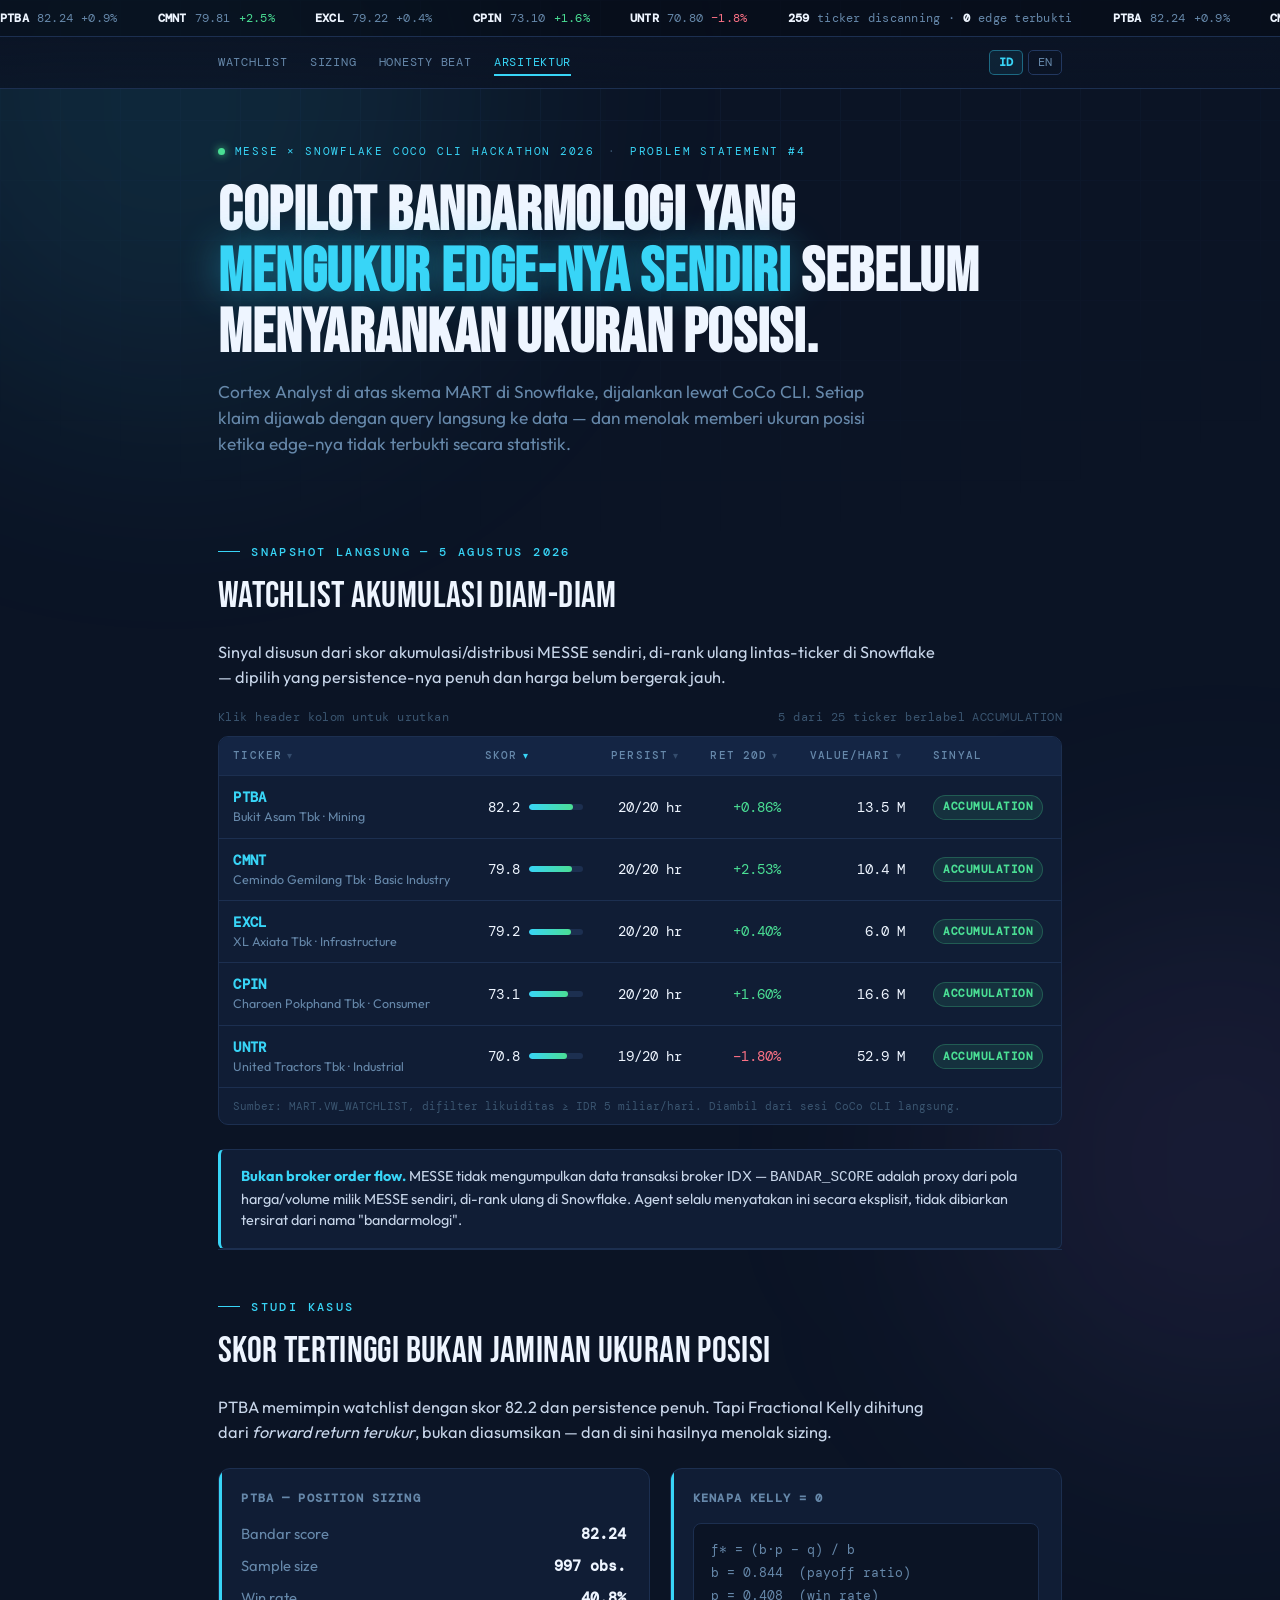
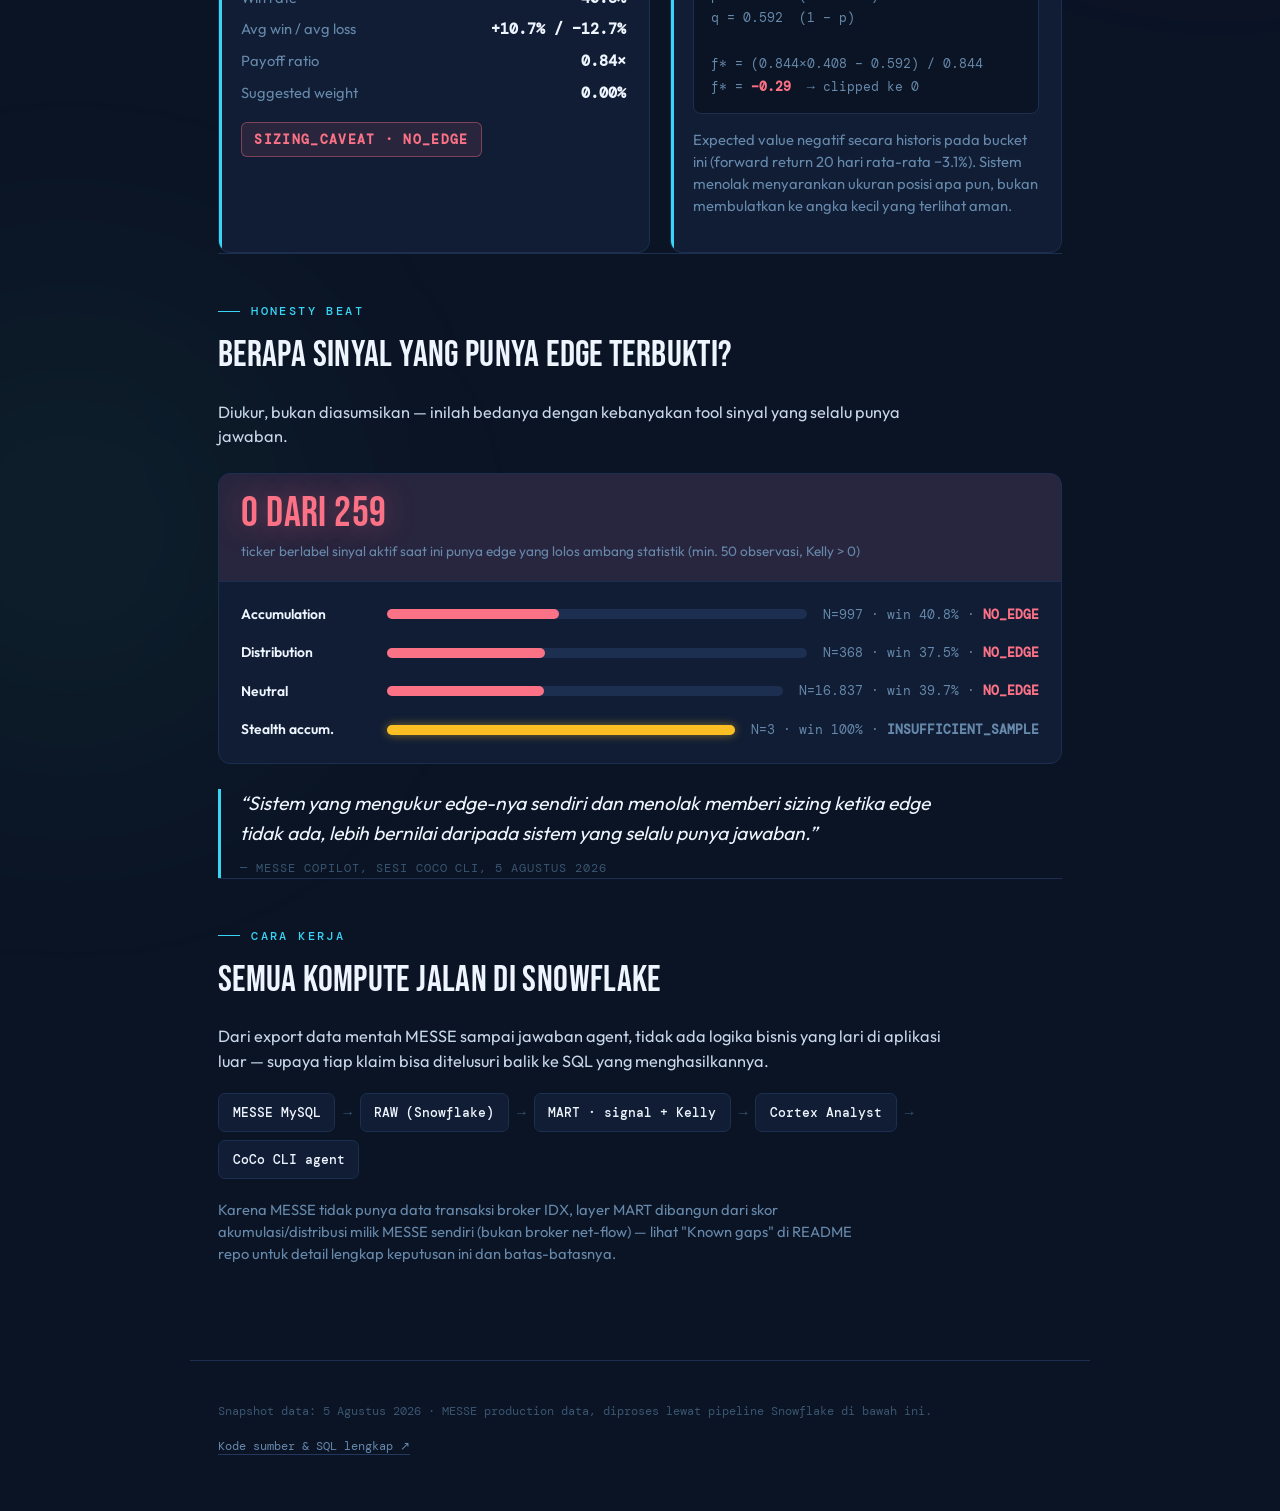
<file: site/index.html>
<!doctype html>
<html lang="id">
<head>
<meta charset="utf-8">
<meta name="viewport" content="width=device-width, initial-scale=1">
<title>MESSE Bandarmologi Copilot — Snowflake CoCo CLI Hackathon 2026</title>
<link rel="preconnect" href="https://fonts.googleapis.com">
<link rel="preconnect" href="https://fonts.gstatic.com" crossorigin>
<link href="https://fonts.googleapis.com/css2?family=Bebas+Neue&family=DM+Mono:wght@400;500&family=Outfit:wght@300;400;500;600;700&display=swap" rel="stylesheet">
<link rel="stylesheet" href="assets/style.css">
</head>
<body>

<div class="grid-bg"></div>
<div class="orb orb-1"></div>
<div class="orb orb-2"></div>
<div class="orb orb-3"></div>

<div class="tape-wrap" role="marquee" aria-label="Ringkasan sinyal watchlist">
  <div class="tape">
    <span class="tape-item"><b>PTBA</b> 82.24 <span class="flat">+0.9%</span></span>
    <span class="tape-item"><b>CMNT</b> 79.81 <span class="up">+2.5%</span></span>
    <span class="tape-item"><b>EXCL</b> 79.22 <span class="flat">+0.4%</span></span>
    <span class="tape-item"><b>CPIN</b> 73.10 <span class="up">+1.6%</span></span>
    <span class="tape-item"><b>UNTR</b> 70.80 <span class="down">−1.8%</span></span>
    <span class="tape-item"><b>259</b> ticker discanning &middot; <b>0</b> edge terbukti</span>
    <span class="tape-item"><b>PTBA</b> 82.24 <span class="flat">+0.9%</span></span>
    <span class="tape-item"><b>CMNT</b> 79.81 <span class="up">+2.5%</span></span>
    <span class="tape-item"><b>EXCL</b> 79.22 <span class="flat">+0.4%</span></span>
    <span class="tape-item"><b>CPIN</b> 73.10 <span class="up">+1.6%</span></span>
    <span class="tape-item"><b>UNTR</b> 70.80 <span class="down">−1.8%</span></span>
    <span class="tape-item"><b>259</b> ticker discanning &middot; <b>0</b> edge terbukti</span>
  </div>
</div>

<nav class="topnav" aria-label="Navigasi halaman">
  <div class="topnav-inner">
    <div class="topnav-links">
      <a href="#watchlist">Watchlist</a>
      <a href="#sizing">Sizing</a>
      <a href="#honesty">Honesty beat</a>
      <a href="#architecture">Arsitektur</a>
    </div>
    <div class="lang-switch" aria-label="Pilih bahasa">
      <a href="index.html" class="current">ID</a>
      <a href="en/index.html">EN</a>
    </div>
  </div>
</nav>

<header class="masthead">
  <div class="eyebrow">MESSE &times; SNOWFLAKE COCO CLI HACKATHON 2026 <span class="sep">&middot;</span> PROBLEM STATEMENT #4</div>
  <h1 class="title">Copilot bandarmologi yang <span class="hi">mengukur edge-nya sendiri</span> sebelum menyarankan ukuran posisi.</h1>
  <p class="dek">Cortex Analyst di atas skema MART di Snowflake, dijalankan lewat CoCo CLI. Setiap klaim dijawab dengan query langsung ke data — dan menolak memberi ukuran posisi ketika edge-nya tidak terbukti secara statistik.</p>
</header>

<main>

  <section id="watchlist" class="reveal">
    <h2 class="head">Snapshot langsung — 5 Agustus 2026</h2>
    <h3 class="subhead">Watchlist akumulasi diam-diam</h3>
    <p class="lede">Sinyal disusun dari skor akumulasi/distribusi MESSE sendiri, di-rank ulang lintas-ticker di Snowflake — dipilih yang persistence-nya penuh dan harga belum bergerak jauh.</p>

    <div class="table-toolbar">
      <span>Klik header kolom untuk urutkan</span>
      <span>5 dari 25 ticker berlabel ACCUMULATION</span>
    </div>
    <div class="table-scroll">
      <table class="watchlist">
        <caption>Sumber: MART.VW_WATCHLIST, difilter likuiditas &ge; IDR 5 miliar/hari. Diambil dari sesi CoCo CLI langsung.</caption>
        <thead>
          <tr>
            <th data-sort-key="ticker" data-sort-type="text"><button type="button">Ticker <span class="sort-arrow">&#9662;</span></button></th>
            <th class="num" data-sort-key="score" data-sort-type="number" aria-sort="descending"><button type="button">Skor <span class="sort-arrow">&#9662;</span></button></th>
            <th class="num" data-sort-key="persist" data-sort-type="number"><button type="button">Persist <span class="sort-arrow">&#9662;</span></button></th>
            <th class="num" data-sort-key="ret" data-sort-type="number"><button type="button">Ret 20D <span class="sort-arrow">&#9662;</span></button></th>
            <th class="num" data-sort-key="value" data-sort-type="number"><button type="button">Value/hari <span class="sort-arrow">&#9662;</span></button></th>
            <th>Sinyal</th>
          </tr>
        </thead>
        <tbody>
          <tr>
            <td class="ticker-cell" data-key="ticker" data-value="PTBA">PTBA<span class="name">Bukit Asam Tbk &middot; Mining</span></td>
            <td class="num" data-key="score" data-value="82.24"><div class="score-bar-wrap">82.2<div class="score-bar"><span style="width:82%"></span></div></div></td>
            <td class="num" data-key="persist" data-value="20">20/20 hr</td>
            <td class="num pos" data-key="ret" data-value="0.86">+0.86%</td>
            <td class="num" data-key="value" data-value="13500000000">13.5 M</td>
            <td><span class="pill">Accumulation</span></td>
          </tr>
          <tr>
            <td class="ticker-cell" data-key="ticker" data-value="CMNT">CMNT<span class="name">Cemindo Gemilang Tbk &middot; Basic Industry</span></td>
            <td class="num" data-key="score" data-value="79.81"><div class="score-bar-wrap">79.8<div class="score-bar"><span style="width:80%"></span></div></div></td>
            <td class="num" data-key="persist" data-value="20">20/20 hr</td>
            <td class="num pos" data-key="ret" data-value="2.53">+2.53%</td>
            <td class="num" data-key="value" data-value="10400000000">10.4 M</td>
            <td><span class="pill">Accumulation</span></td>
          </tr>
          <tr>
            <td class="ticker-cell" data-key="ticker" data-value="EXCL">EXCL<span class="name">XL Axiata Tbk &middot; Infrastructure</span></td>
            <td class="num" data-key="score" data-value="79.22"><div class="score-bar-wrap">79.2<div class="score-bar"><span style="width:79%"></span></div></div></td>
            <td class="num" data-key="persist" data-value="20">20/20 hr</td>
            <td class="num pos" data-key="ret" data-value="0.40">+0.40%</td>
            <td class="num" data-key="value" data-value="6000000000">6.0 M</td>
            <td><span class="pill">Accumulation</span></td>
          </tr>
          <tr>
            <td class="ticker-cell" data-key="ticker" data-value="CPIN">CPIN<span class="name">Charoen Pokphand Tbk &middot; Consumer</span></td>
            <td class="num" data-key="score" data-value="73.10"><div class="score-bar-wrap">73.1<div class="score-bar"><span style="width:73%"></span></div></div></td>
            <td class="num" data-key="persist" data-value="20">20/20 hr</td>
            <td class="num pos" data-key="ret" data-value="1.60">+1.60%</td>
            <td class="num" data-key="value" data-value="16600000000">16.6 M</td>
            <td><span class="pill">Accumulation</span></td>
          </tr>
          <tr>
            <td class="ticker-cell" data-key="ticker" data-value="UNTR">UNTR<span class="name">United Tractors Tbk &middot; Industrial</span></td>
            <td class="num" data-key="score" data-value="70.80"><div class="score-bar-wrap">70.8<div class="score-bar"><span style="width:71%"></span></div></div></td>
            <td class="num" data-key="persist" data-value="19">19/20 hr</td>
            <td class="num neg" data-key="ret" data-value="-1.80">−1.80%</td>
            <td class="num" data-key="value" data-value="52900000000">52.9 M</td>
            <td><span class="pill">Accumulation</span></td>
          </tr>
        </tbody>
      </table>
    </div>

    <div class="disclosure">
      <b>Bukan broker order flow.</b> MESSE tidak mengumpulkan data transaksi broker IDX — <code>BANDAR_SCORE</code> adalah proxy dari pola harga/volume milik MESSE sendiri, di-rank ulang di Snowflake. Agent selalu menyatakan ini secara eksplisit, tidak dibiarkan tersirat dari nama "bandarmologi".
    </div>
  </section>

  <section id="sizing" class="reveal">
    <h2 class="head">Studi kasus</h2>
    <h3 class="subhead">Skor tertinggi bukan jaminan ukuran posisi</h3>
    <p class="lede">PTBA memimpin watchlist dengan skor 82.2 dan persistence penuh. Tapi Fractional Kelly dihitung dari <em>forward return terukur</em>, bukan diasumsikan — dan di sini hasilnya menolak sizing.</p>

    <div class="case">
      <div class="case-panel">
        <h4>PTBA — position sizing</h4>
        <dl class="metrics">
          <dt>Bandar score</dt><dd>82.24</dd>
          <dt>Sample size</dt><dd>997 obs.</dd>
          <dt>Win rate</dt><dd>40.8%</dd>
          <dt>Avg win / avg loss</dt><dd>+10.7% / −12.7%</dd>
          <dt>Payoff ratio</dt><dd>0.84&times;</dd>
          <dt>Suggested weight</dt><dd>0.00%</dd>
        </dl>
        <span class="verdict-stamp">SIZING_CAVEAT &middot; NO_EDGE</span>
      </div>
      <div class="case-panel">
        <h4>Kenapa Kelly = 0</h4>
        <div class="kelly-formula">
f* = (b&middot;p &minus; q) / b<br>
b = 0.844 &nbsp;(payoff ratio)<br>
p = 0.408 &nbsp;(win rate)<br>
q = 0.592 &nbsp;(1 &minus; p)<br>
<br>
f* = (0.844&times;0.408 &minus; 0.592) / 0.844<br>
f* = <span class="result">&minus;0.29</span> &nbsp;&rarr; clipped ke 0
        </div>
        <p class="note" style="margin-top:0.9rem;">Expected value negatif secara historis pada bucket ini (forward return 20 hari rata-rata &minus;3.1%). Sistem menolak menyarankan ukuran posisi apa pun, bukan membulatkan ke angka kecil yang terlihat aman.</p>
      </div>
    </div>
  </section>

  <section id="honesty" class="reveal">
    <h2 class="head">Honesty beat</h2>
    <h3 class="subhead">Berapa sinyal yang punya edge terbukti?</h3>
    <p class="lede">Diukur, bukan diasumsikan — inilah bedanya dengan kebanyakan tool sinyal yang selalu punya jawaban.</p>

    <div class="honesty">
      <div class="honesty-head">
        <div class="big"><span data-countup="0">0</span> dari 259</div>
        <div class="cap">ticker berlabel sinyal aktif saat ini punya edge yang lolos ambang statistik (min. 50 observasi, Kelly &gt; 0)</div>
      </div>
      <div class="honesty-body">
        <div class="buckets">
          <div class="bucket-row" data-tip>
            <span class="bucket-label">Accumulation</span>
            <div class="bucket-track"><div class="bucket-fill" style="--w:41%"></div></div>
            <span class="bucket-n">N=997 &middot; win 40.8% &middot; <b style="color:var(--dist)">NO_EDGE</b></span>
            <span class="tip">Payoff 0.84&times; &middot; fwd ret 20D &minus;3.1%</span>
          </div>
          <div class="bucket-row" data-tip>
            <span class="bucket-label">Distribution</span>
            <div class="bucket-track"><div class="bucket-fill" style="--w:37.5%"></div></div>
            <span class="bucket-n">N=368 &middot; win 37.5% &middot; <b style="color:var(--dist)">NO_EDGE</b></span>
            <span class="tip">Payoff 1.04&times; &middot; fwd ret 20D &minus;3.4%</span>
          </div>
          <div class="bucket-row" data-tip>
            <span class="bucket-label">Neutral</span>
            <div class="bucket-track"><div class="bucket-fill" style="--w:39.7%"></div></div>
            <span class="bucket-n">N=16.837 &middot; win 39.7% &middot; <b style="color:var(--dist)">NO_EDGE</b></span>
            <span class="tip">Payoff 0.87&times; &middot; fwd ret 20D &minus;3.5%</span>
          </div>
          <div class="bucket-row" data-tip>
            <span class="bucket-label">Stealth accum.</span>
            <div class="bucket-track"><div class="bucket-fill edge" style="--w:100%"></div></div>
            <span class="bucket-n">N=3 &middot; win 100% &middot; <b style="color:var(--accent-strong)">INSUFFICIENT_SAMPLE</b></span>
            <span class="tip">Terlalu sedikit observasi untuk disimpulkan</span>
          </div>
        </div>
      </div>
    </div>

    <p class="quote">
      &ldquo;Sistem yang mengukur edge-nya sendiri dan menolak memberi sizing ketika edge tidak ada, lebih bernilai daripada sistem yang selalu punya jawaban.&rdquo;
      <cite>— MESSE Copilot, sesi CoCo CLI, 5 Agustus 2026</cite>
    </p>
  </section>

  <section id="architecture" class="reveal">
    <h2 class="head">Cara kerja</h2>
    <h3 class="subhead">Semua kompute jalan di Snowflake</h3>
    <p class="lede">Dari export data mentah MESSE sampai jawaban agent, tidak ada logika bisnis yang lari di aplikasi luar — supaya tiap klaim bisa ditelusuri balik ke SQL yang menghasilkannya.</p>
    <div class="flow">
      <span class="flow-step">MESSE MySQL</span>
      <span class="flow-arrow">&rarr;</span>
      <span class="flow-step">RAW (Snowflake)</span>
      <span class="flow-arrow">&rarr;</span>
      <span class="flow-step">MART &middot; signal + Kelly</span>
      <span class="flow-arrow">&rarr;</span>
      <span class="flow-step">Cortex Analyst</span>
      <span class="flow-arrow">&rarr;</span>
      <span class="flow-step">CoCo CLI agent</span>
    </div>
    <p class="note" style="margin-top:1.25rem;">Karena MESSE tidak punya data transaksi broker IDX, layer MART dibangun dari skor akumulasi/distribusi milik MESSE sendiri (bukan broker net-flow) — lihat "Known gaps" di README repo untuk detail lengkap keputusan ini dan batas-batasnya.</p>
  </section>

</main>

<footer>
  <span>Snapshot data: 5 Agustus 2026 &middot; MESSE production data, diproses lewat pipeline Snowflake di bawah ini.</span>
  <span>
    <a href="https://github.com/Alphine/snowflake_messe" target="_blank" rel="noopener">Kode sumber &amp; SQL lengkap &#8599;</a>
  </span>
</footer>

<script src="assets/app.js"></script>
</body>
</html>
</file>
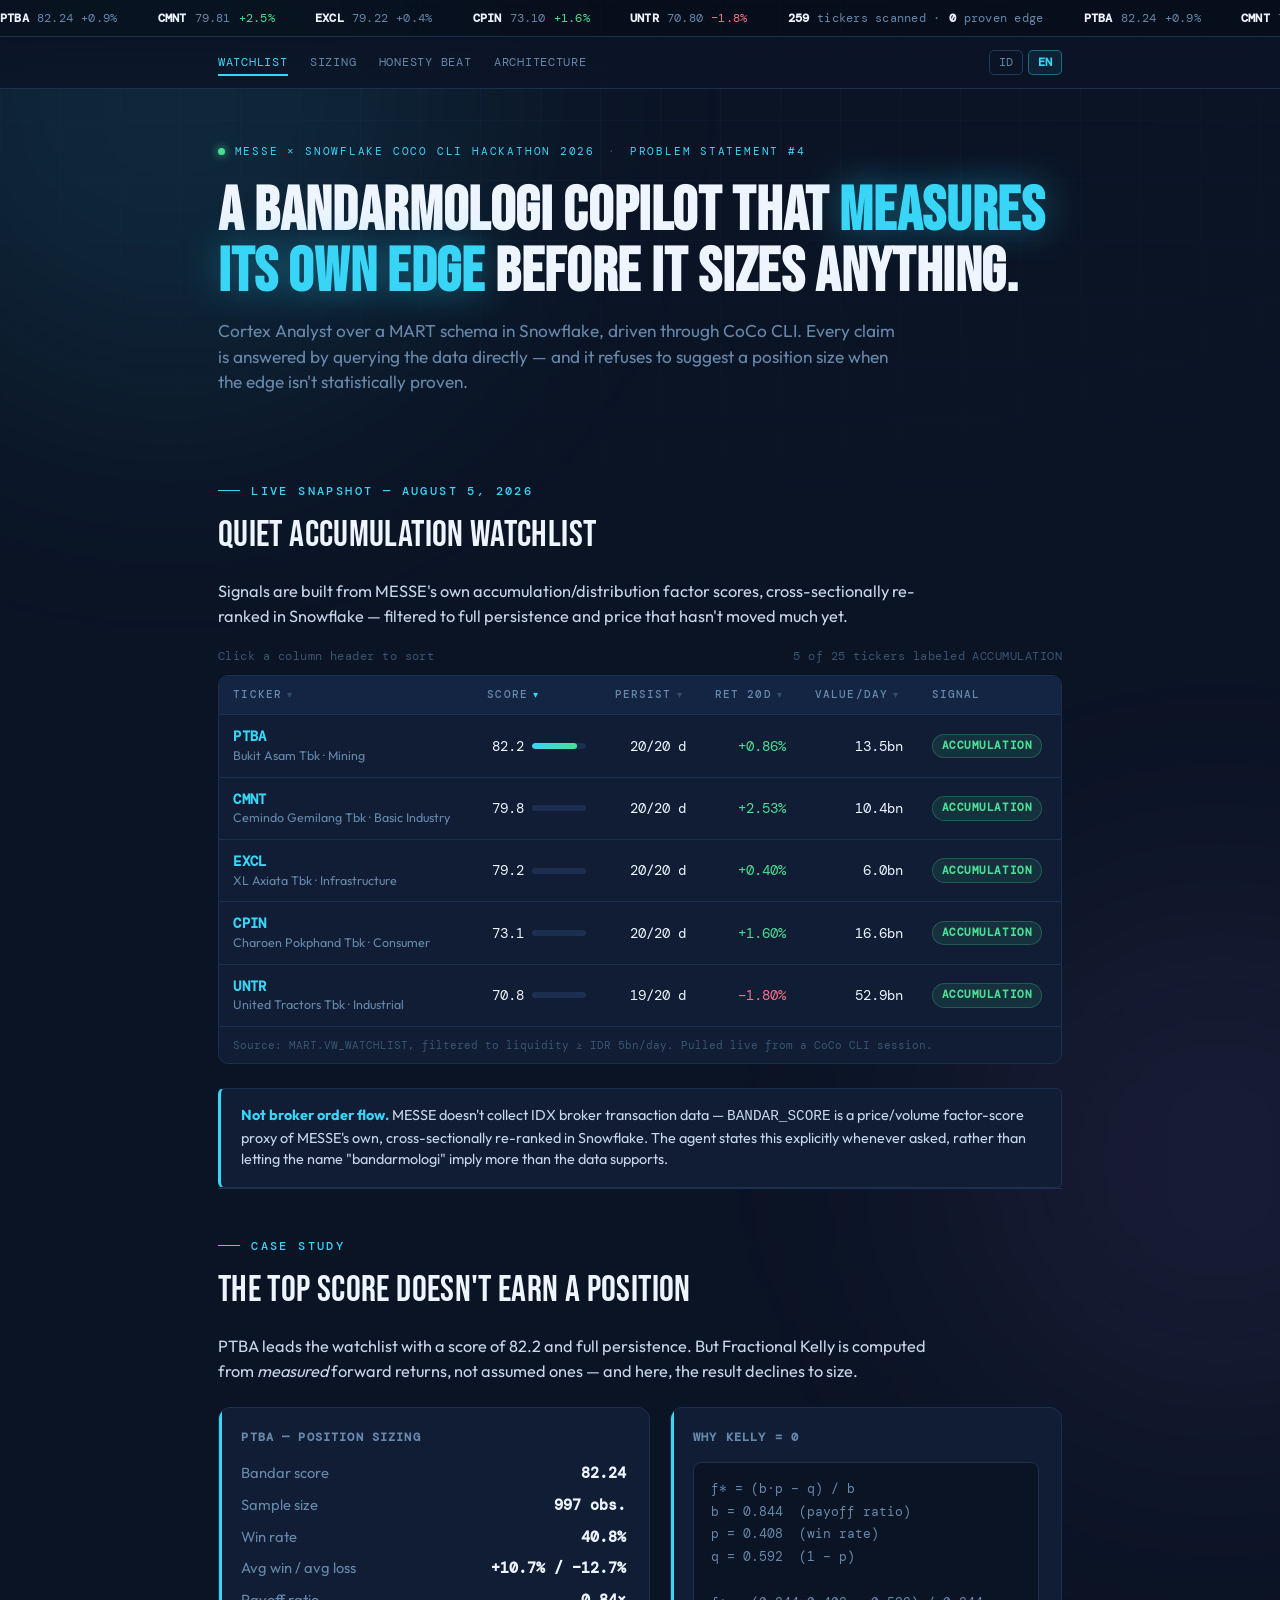
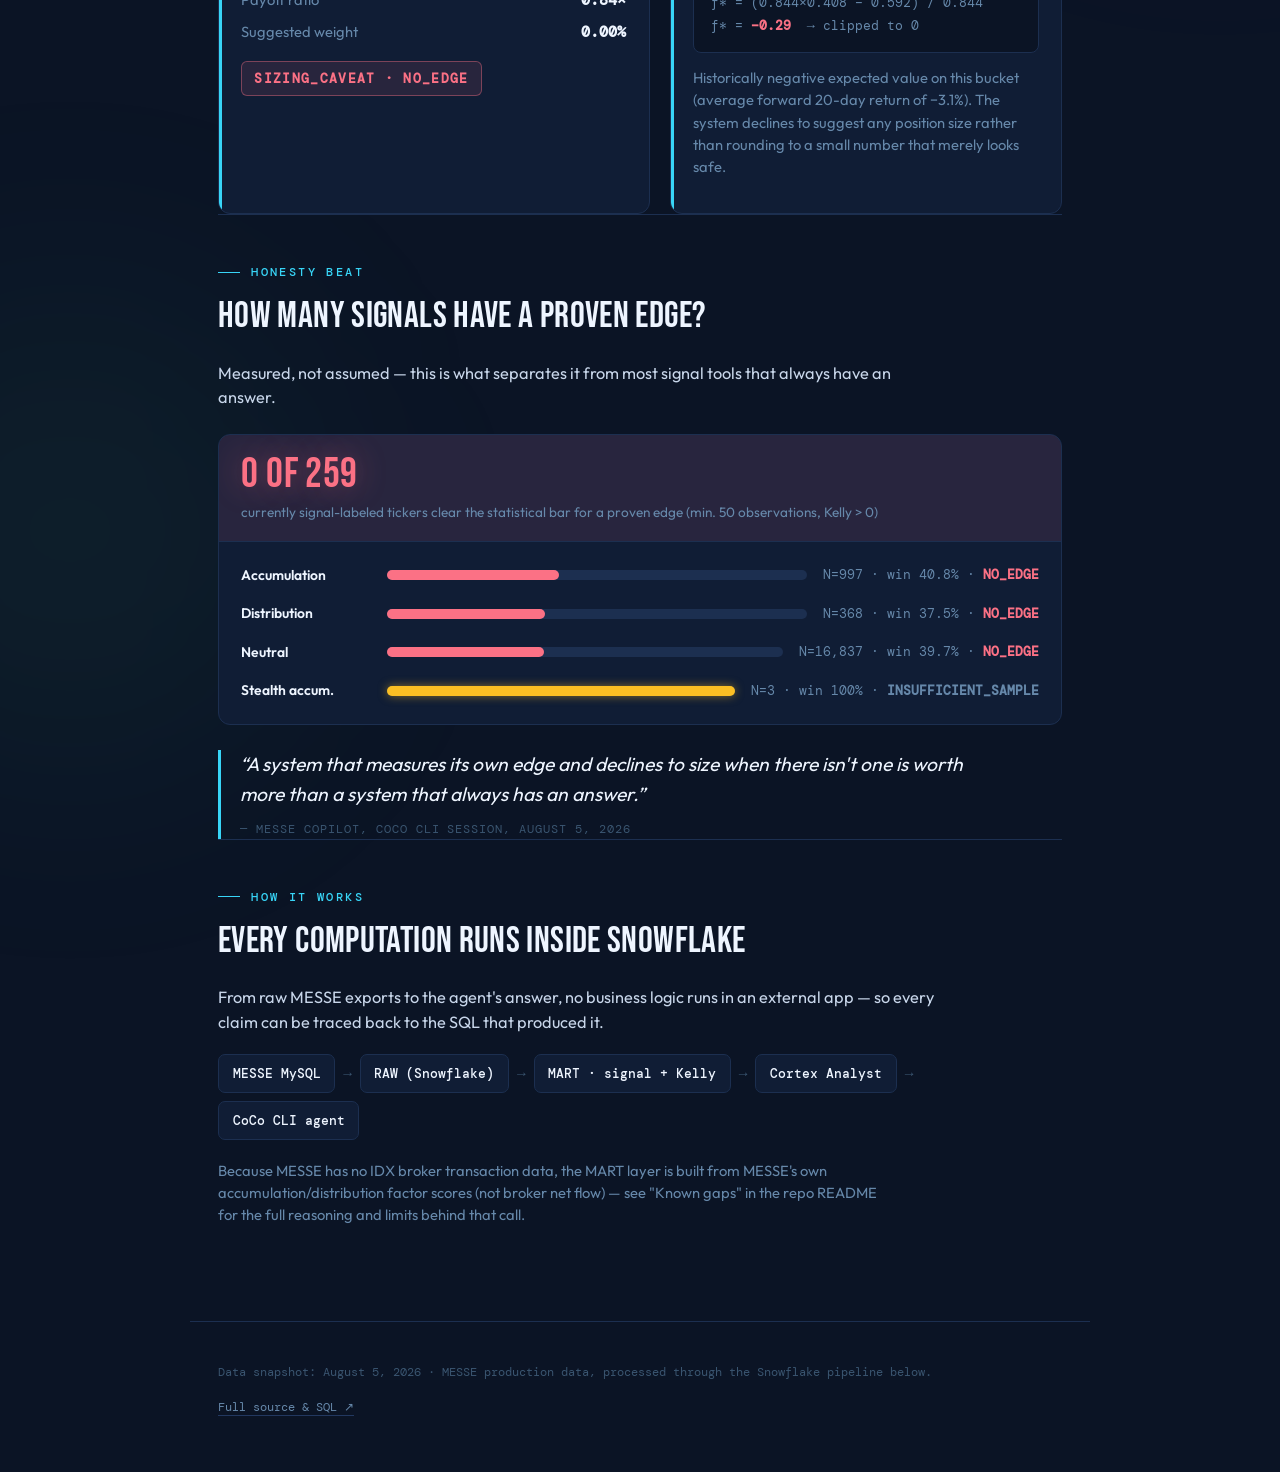
<file: site/en/index.html>
<!doctype html>
<html lang="en">
<head>
<meta charset="utf-8">
<meta name="viewport" content="width=device-width, initial-scale=1">
<title>MESSE Bandarmologi Copilot — Snowflake CoCo CLI Hackathon 2026</title>
<link rel="preconnect" href="https://fonts.googleapis.com">
<link rel="preconnect" href="https://fonts.gstatic.com" crossorigin>
<link href="https://fonts.googleapis.com/css2?family=Bebas+Neue&family=DM+Mono:wght@400;500&family=Outfit:wght@300;400;500;600;700&display=swap" rel="stylesheet">
<link rel="stylesheet" href="../assets/style.css">
</head>
<body>

<div class="grid-bg"></div>
<div class="orb orb-1"></div>
<div class="orb orb-2"></div>
<div class="orb orb-3"></div>

<div class="tape-wrap" role="marquee" aria-label="Watchlist signal summary">
  <div class="tape">
    <span class="tape-item"><b>PTBA</b> 82.24 <span class="flat">+0.9%</span></span>
    <span class="tape-item"><b>CMNT</b> 79.81 <span class="up">+2.5%</span></span>
    <span class="tape-item"><b>EXCL</b> 79.22 <span class="flat">+0.4%</span></span>
    <span class="tape-item"><b>CPIN</b> 73.10 <span class="up">+1.6%</span></span>
    <span class="tape-item"><b>UNTR</b> 70.80 <span class="down">−1.8%</span></span>
    <span class="tape-item"><b>259</b> tickers scanned &middot; <b>0</b> proven edge</span>
    <span class="tape-item"><b>PTBA</b> 82.24 <span class="flat">+0.9%</span></span>
    <span class="tape-item"><b>CMNT</b> 79.81 <span class="up">+2.5%</span></span>
    <span class="tape-item"><b>EXCL</b> 79.22 <span class="flat">+0.4%</span></span>
    <span class="tape-item"><b>CPIN</b> 73.10 <span class="up">+1.6%</span></span>
    <span class="tape-item"><b>UNTR</b> 70.80 <span class="down">−1.8%</span></span>
    <span class="tape-item"><b>259</b> tickers scanned &middot; <b>0</b> proven edge</span>
  </div>
</div>

<nav class="topnav" aria-label="Page navigation">
  <div class="topnav-inner">
    <div class="topnav-links">
      <a href="#watchlist">Watchlist</a>
      <a href="#sizing">Sizing</a>
      <a href="#honesty">Honesty beat</a>
      <a href="#architecture">Architecture</a>
    </div>
    <div class="lang-switch" aria-label="Choose language">
      <a href="../index.html">ID</a>
      <a href="index.html" class="current">EN</a>
    </div>
  </div>
</nav>

<header class="masthead">
  <div class="eyebrow">MESSE &times; SNOWFLAKE COCO CLI HACKATHON 2026 <span class="sep">&middot;</span> PROBLEM STATEMENT #4</div>
  <h1 class="title">A bandarmologi copilot that <span class="hi">measures its own edge</span> before it sizes anything.</h1>
  <p class="dek">Cortex Analyst over a MART schema in Snowflake, driven through CoCo CLI. Every claim is answered by querying the data directly — and it refuses to suggest a position size when the edge isn't statistically proven.</p>
</header>

<main>

  <section id="watchlist" class="reveal">
    <h2 class="head">Live snapshot — August 5, 2026</h2>
    <h3 class="subhead">Quiet accumulation watchlist</h3>
    <p class="lede">Signals are built from MESSE's own accumulation/distribution factor scores, cross-sectionally re-ranked in Snowflake — filtered to full persistence and price that hasn't moved much yet.</p>

    <div class="table-toolbar">
      <span>Click a column header to sort</span>
      <span>5 of 25 tickers labeled ACCUMULATION</span>
    </div>
    <div class="table-scroll">
      <table class="watchlist">
        <caption>Source: MART.VW_WATCHLIST, filtered to liquidity &ge; IDR 5bn/day. Pulled live from a CoCo CLI session.</caption>
        <thead>
          <tr>
            <th data-sort-key="ticker" data-sort-type="text"><button type="button">Ticker <span class="sort-arrow">&#9662;</span></button></th>
            <th class="num" data-sort-key="score" data-sort-type="number" aria-sort="descending"><button type="button">Score <span class="sort-arrow">&#9662;</span></button></th>
            <th class="num" data-sort-key="persist" data-sort-type="number"><button type="button">Persist <span class="sort-arrow">&#9662;</span></button></th>
            <th class="num" data-sort-key="ret" data-sort-type="number"><button type="button">Ret 20D <span class="sort-arrow">&#9662;</span></button></th>
            <th class="num" data-sort-key="value" data-sort-type="number"><button type="button">Value/day <span class="sort-arrow">&#9662;</span></button></th>
            <th>Signal</th>
          </tr>
        </thead>
        <tbody>
          <tr>
            <td class="ticker-cell" data-key="ticker" data-value="PTBA">PTBA<span class="name">Bukit Asam Tbk &middot; Mining</span></td>
            <td class="num" data-key="score" data-value="82.24"><div class="score-bar-wrap">82.2<div class="score-bar"><span style="width:82%"></span></div></div></td>
            <td class="num" data-key="persist" data-value="20">20/20 d</td>
            <td class="num pos" data-key="ret" data-value="0.86">+0.86%</td>
            <td class="num" data-key="value" data-value="13500000000">13.5bn</td>
            <td><span class="pill">Accumulation</span></td>
          </tr>
          <tr>
            <td class="ticker-cell" data-key="ticker" data-value="CMNT">CMNT<span class="name">Cemindo Gemilang Tbk &middot; Basic Industry</span></td>
            <td class="num" data-key="score" data-value="79.81"><div class="score-bar-wrap">79.8<div class="score-bar"><span style="width:80%"></span></div></div></td>
            <td class="num" data-key="persist" data-value="20">20/20 d</td>
            <td class="num pos" data-key="ret" data-value="2.53">+2.53%</td>
            <td class="num" data-key="value" data-value="10400000000">10.4bn</td>
            <td><span class="pill">Accumulation</span></td>
          </tr>
          <tr>
            <td class="ticker-cell" data-key="ticker" data-value="EXCL">EXCL<span class="name">XL Axiata Tbk &middot; Infrastructure</span></td>
            <td class="num" data-key="score" data-value="79.22"><div class="score-bar-wrap">79.2<div class="score-bar"><span style="width:79%"></span></div></div></td>
            <td class="num" data-key="persist" data-value="20">20/20 d</td>
            <td class="num pos" data-key="ret" data-value="0.40">+0.40%</td>
            <td class="num" data-key="value" data-value="6000000000">6.0bn</td>
            <td><span class="pill">Accumulation</span></td>
          </tr>
          <tr>
            <td class="ticker-cell" data-key="ticker" data-value="CPIN">CPIN<span class="name">Charoen Pokphand Tbk &middot; Consumer</span></td>
            <td class="num" data-key="score" data-value="73.10"><div class="score-bar-wrap">73.1<div class="score-bar"><span style="width:73%"></span></div></div></td>
            <td class="num" data-key="persist" data-value="20">20/20 d</td>
            <td class="num pos" data-key="ret" data-value="1.60">+1.60%</td>
            <td class="num" data-key="value" data-value="16600000000">16.6bn</td>
            <td><span class="pill">Accumulation</span></td>
          </tr>
          <tr>
            <td class="ticker-cell" data-key="ticker" data-value="UNTR">UNTR<span class="name">United Tractors Tbk &middot; Industrial</span></td>
            <td class="num" data-key="score" data-value="70.80"><div class="score-bar-wrap">70.8<div class="score-bar"><span style="width:71%"></span></div></div></td>
            <td class="num" data-key="persist" data-value="19">19/20 d</td>
            <td class="num neg" data-key="ret" data-value="-1.80">−1.80%</td>
            <td class="num" data-key="value" data-value="52900000000">52.9bn</td>
            <td><span class="pill">Accumulation</span></td>
          </tr>
        </tbody>
      </table>
    </div>

    <div class="disclosure">
      <b>Not broker order flow.</b> MESSE doesn't collect IDX broker transaction data — <code>BANDAR_SCORE</code> is a price/volume factor-score proxy of MESSE's own, cross-sectionally re-ranked in Snowflake. The agent states this explicitly whenever asked, rather than letting the name "bandarmologi" imply more than the data supports.
    </div>
  </section>

  <section id="sizing" class="reveal">
    <h2 class="head">Case study</h2>
    <h3 class="subhead">The top score doesn't earn a position</h3>
    <p class="lede">PTBA leads the watchlist with a score of 82.2 and full persistence. But Fractional Kelly is computed from <em>measured</em> forward returns, not assumed ones — and here, the result declines to size.</p>

    <div class="case">
      <div class="case-panel">
        <h4>PTBA — position sizing</h4>
        <dl class="metrics">
          <dt>Bandar score</dt><dd>82.24</dd>
          <dt>Sample size</dt><dd>997 obs.</dd>
          <dt>Win rate</dt><dd>40.8%</dd>
          <dt>Avg win / avg loss</dt><dd>+10.7% / −12.7%</dd>
          <dt>Payoff ratio</dt><dd>0.84&times;</dd>
          <dt>Suggested weight</dt><dd>0.00%</dd>
        </dl>
        <span class="verdict-stamp">SIZING_CAVEAT &middot; NO_EDGE</span>
      </div>
      <div class="case-panel">
        <h4>Why Kelly = 0</h4>
        <div class="kelly-formula">
f* = (b&middot;p &minus; q) / b<br>
b = 0.844 &nbsp;(payoff ratio)<br>
p = 0.408 &nbsp;(win rate)<br>
q = 0.592 &nbsp;(1 &minus; p)<br>
<br>
f* = (0.844&times;0.408 &minus; 0.592) / 0.844<br>
f* = <span class="result">&minus;0.29</span> &nbsp;&rarr; clipped to 0
        </div>
        <p class="note" style="margin-top:0.9rem;">Historically negative expected value on this bucket (average forward 20-day return of &minus;3.1%). The system declines to suggest any position size rather than rounding to a small number that merely looks safe.</p>
      </div>
    </div>
  </section>

  <section id="honesty" class="reveal">
    <h2 class="head">Honesty beat</h2>
    <h3 class="subhead">How many signals have a proven edge?</h3>
    <p class="lede">Measured, not assumed — this is what separates it from most signal tools that always have an answer.</p>

    <div class="honesty">
      <div class="honesty-head">
        <div class="big"><span data-countup="0">0</span> of 259</div>
        <div class="cap">currently signal-labeled tickers clear the statistical bar for a proven edge (min. 50 observations, Kelly &gt; 0)</div>
      </div>
      <div class="honesty-body">
        <div class="buckets">
          <div class="bucket-row" data-tip>
            <span class="bucket-label">Accumulation</span>
            <div class="bucket-track"><div class="bucket-fill" style="--w:41%"></div></div>
            <span class="bucket-n">N=997 &middot; win 40.8% &middot; <b style="color:var(--dist)">NO_EDGE</b></span>
            <span class="tip">Payoff 0.84&times; &middot; fwd ret 20D &minus;3.1%</span>
          </div>
          <div class="bucket-row" data-tip>
            <span class="bucket-label">Distribution</span>
            <div class="bucket-track"><div class="bucket-fill" style="--w:37.5%"></div></div>
            <span class="bucket-n">N=368 &middot; win 37.5% &middot; <b style="color:var(--dist)">NO_EDGE</b></span>
            <span class="tip">Payoff 1.04&times; &middot; fwd ret 20D &minus;3.4%</span>
          </div>
          <div class="bucket-row" data-tip>
            <span class="bucket-label">Neutral</span>
            <div class="bucket-track"><div class="bucket-fill" style="--w:39.7%"></div></div>
            <span class="bucket-n">N=16,837 &middot; win 39.7% &middot; <b style="color:var(--dist)">NO_EDGE</b></span>
            <span class="tip">Payoff 0.87&times; &middot; fwd ret 20D &minus;3.5%</span>
          </div>
          <div class="bucket-row" data-tip>
            <span class="bucket-label">Stealth accum.</span>
            <div class="bucket-track"><div class="bucket-fill edge" style="--w:100%"></div></div>
            <span class="bucket-n">N=3 &middot; win 100% &middot; <b style="color:var(--accent-strong)">INSUFFICIENT_SAMPLE</b></span>
            <span class="tip">Too few observations to conclude anything</span>
          </div>
        </div>
      </div>
    </div>

    <p class="quote">
      &ldquo;A system that measures its own edge and declines to size when there isn't one is worth more than a system that always has an answer.&rdquo;
      <cite>— MESSE Copilot, CoCo CLI session, August 5, 2026</cite>
    </p>
  </section>

  <section id="architecture" class="reveal">
    <h2 class="head">How it works</h2>
    <h3 class="subhead">Every computation runs inside Snowflake</h3>
    <p class="lede">From raw MESSE exports to the agent's answer, no business logic runs in an external app — so every claim can be traced back to the SQL that produced it.</p>
    <div class="flow">
      <span class="flow-step">MESSE MySQL</span>
      <span class="flow-arrow">&rarr;</span>
      <span class="flow-step">RAW (Snowflake)</span>
      <span class="flow-arrow">&rarr;</span>
      <span class="flow-step">MART &middot; signal + Kelly</span>
      <span class="flow-arrow">&rarr;</span>
      <span class="flow-step">Cortex Analyst</span>
      <span class="flow-arrow">&rarr;</span>
      <span class="flow-step">CoCo CLI agent</span>
    </div>
    <p class="note" style="margin-top:1.25rem;">Because MESSE has no IDX broker transaction data, the MART layer is built from MESSE's own accumulation/distribution factor scores (not broker net flow) — see "Known gaps" in the repo README for the full reasoning and limits behind that call.</p>
  </section>

</main>

<footer>
  <span>Data snapshot: August 5, 2026 &middot; MESSE production data, processed through the Snowflake pipeline below.</span>
  <span>
    <a href="https://github.com/Alphine/snowflake_messe" target="_blank" rel="noopener">Full source &amp; SQL &#8599;</a>
  </span>
</footer>

<script src="../assets/app.js"></script>
</body>
</html>
</file>
<file: site/assets/style.css>
:root {
  --bg: #0b1425;
  --bg2: #152540;
  --border: #1c2f50;
  --border2: #223860;
  --card: #101d35;
  --card-2: #142544;
  --text: #eef5ff;
  --muted: #6688aa;
  --dim: #3a5570;

  --sky: #38d5f7;
  --green: #4ade94;
  --yellow: #fbbf24;
  --red: #fb7185;
  --purple: #c084fc;
  --orange: #fb923c;

  --accent: var(--sky);
  --accum: var(--green);
  --accum-bg: rgba(74, 222, 148, 0.1);
  --dist: var(--red);
  --dist-bg: rgba(251, 113, 133, 0.1);
  --insuff: var(--yellow);
  --insuff-bg: rgba(251, 191, 36, 0.1);
}

* { box-sizing: border-box; }
html { scroll-behavior: smooth; }
@media (prefers-reduced-motion: reduce) { html { scroll-behavior: auto; } }
html, body { margin: 0; padding: 0; }
body {
  background: var(--bg);
  color: var(--text);
  font-family: 'Outfit', -apple-system, BlinkMacSystemFont, sans-serif;
  line-height: 1.5;
  -webkit-font-smoothing: antialiased;
  position: relative;
}
.mono { font-family: 'DM Mono', ui-monospace, monospace; font-variant-numeric: tabular-nums; }
a { color: var(--sky); }
:focus-visible { outline: 2px solid var(--sky); outline-offset: 2px; }

/* ---------- atmosphere: grid + orbs ---------- */
.grid-bg {
  position: fixed; inset: 0; z-index: 0;
  background-image:
    linear-gradient(var(--border) 1px, transparent 1px),
    linear-gradient(90deg, var(--border) 1px, transparent 1px);
  background-size: 60px 60px;
  opacity: 0.22;
  mask-image: radial-gradient(ellipse 80% 60% at 50% 0%, black 20%, transparent 100%);
  pointer-events: none;
}
.orb { position: fixed; border-radius: 50%; filter: blur(130px); pointer-events: none; z-index: 0; }
.orb-1 { width: 620px; height: 620px; background: rgba(56, 213, 247, 0.10); top: -220px; left: -140px; }
.orb-2 { width: 520px; height: 520px; background: rgba(192, 132, 252, 0.08); top: 900px; right: -200px; }
.orb-3 { width: 460px; height: 460px; background: rgba(74, 222, 148, 0.06); top: 1900px; left: -160px; }

.tape-wrap, nav.topnav, header.masthead, main, footer { position: relative; z-index: 1; }

/* ---------- ticker tape ---------- */
.tape-wrap { background: rgba(6, 12, 24, 0.7); border-bottom: 1px solid var(--border); overflow: hidden; white-space: nowrap; }
.tape { display: inline-flex; gap: 2.5rem; padding: 0.55rem 0; animation: scroll-tape 38s linear infinite; will-change: transform; }
@keyframes scroll-tape { from { transform: translateX(0); } to { transform: translateX(-50%); } }
@media (prefers-reduced-motion: reduce) { .tape { animation: none; } .tape-wrap { overflow-x: auto; } }
.tape-item { font-family: 'DM Mono', monospace; font-size: 0.78rem; letter-spacing: 0.02em; color: var(--muted); display: inline-flex; gap: 0.5rem; align-items: baseline; }
.tape-item b { color: var(--text); font-weight: 700; }
.tape-item .up { color: var(--green); }
.tape-item .down { color: var(--red); }
.tape-item .flat { color: var(--muted); }

/* ---------- sticky nav ---------- */
nav.topnav {
  position: sticky; top: 0; z-index: 20;
  background: linear-gradient(180deg, rgba(11, 20, 37, 0.94), rgba(11, 20, 37, 0.8));
  backdrop-filter: blur(10px);
  border-bottom: 1px solid var(--border);
}
.topnav-inner { max-width: 900px; margin: 0 auto; padding: 0.75rem 1.75rem; display: flex; align-items: center; justify-content: space-between; gap: 1rem; font-family: 'DM Mono', monospace; }
.topnav-links { display: flex; gap: 1.4rem; flex-wrap: wrap; }
.topnav-links a {
  color: var(--muted); text-decoration: none; font-size: 0.76rem; letter-spacing: 0.06em; text-transform: uppercase;
  padding: 0.2rem 0; border-bottom: 2px solid transparent; transition: color 0.15s ease, border-color 0.15s ease;
}
.topnav-links a:hover, .topnav-links a.active { color: var(--sky); border-color: var(--sky); }
.lang-switch { display: flex; gap: 0.35rem; font-size: 0.72rem; }
.lang-switch a { text-decoration: none; color: var(--muted); padding: 0.2rem 0.55rem; border-radius: 5px; border: 1px solid var(--border2); }
.lang-switch a.current { color: var(--sky); border-color: rgba(56,213,247,0.4); background: rgba(56,213,247,0.08); font-weight: 700; }
.lang-switch a:not(.current):hover { color: var(--text); border-color: var(--muted); }

/* ---------- masthead ---------- */
header.masthead { max-width: 900px; margin: 0 auto; padding: 3.4rem 1.75rem 2.4rem; }
.eyebrow {
  font-family: 'DM Mono', monospace; text-transform: uppercase; letter-spacing: 0.16em; font-size: 0.7rem;
  color: var(--sky); display: flex; align-items: center; gap: 0.6rem; margin-bottom: 1.3rem;
}
.eyebrow::before { content: ''; width: 7px; height: 7px; border-radius: 50%; background: var(--green); box-shadow: 0 0 8px var(--green); animation: pulse 2s infinite; }
.eyebrow .sep { color: var(--dim); margin: 0 0.3em; }
@keyframes pulse { 0%, 100% { opacity: 1; transform: scale(1); } 50% { opacity: 0.45; transform: scale(0.85); } }
h1.title {
  font-family: 'Bebas Neue', sans-serif;
  font-size: clamp(2.4rem, 5.4vw, 3.9rem);
  line-height: 0.98;
  letter-spacing: 0.01em;
  margin: 0 0 0.9rem;
  text-wrap: balance;
  text-transform: uppercase;
}
h1.title .hi { color: var(--sky); text-shadow: 0 0 40px rgba(56, 213, 247, 0.45); }
.dek { font-size: 1.08rem; color: var(--muted); max-width: 62ch; margin: 0; text-wrap: pretty; }

main { max-width: 900px; margin: 0 auto; padding: 0 1.75rem 5rem; }
section { padding-top: 3rem; scroll-margin-top: 3.5rem; }
section + section { border-top: 1px solid var(--border); }

h2.head {
  font-family: 'DM Mono', monospace; text-transform: uppercase; font-size: 0.75rem; letter-spacing: 0.2em;
  font-weight: 500; color: var(--sky); margin: 0 0 0.5rem; display: flex; align-items: center; gap: 0.7rem;
}
h2.head::before { content: ''; width: 22px; height: 1px; background: var(--sky); }
h3.subhead {
  font-family: 'Bebas Neue', sans-serif;
  font-size: clamp(1.7rem, 3.2vw, 2.3rem);
  font-weight: 400;
  letter-spacing: 0.01em;
  text-transform: uppercase;
  margin: 0 0 1rem;
  text-wrap: balance;
}
p.lede { font-size: 1.02rem; max-width: 66ch; color: #c8d6ea; }
p.note { color: var(--muted); font-size: 0.92rem; max-width: 66ch; }

/* ---------- disclosure banner ---------- */
.disclosure {
  background: var(--card); border: 1px solid var(--border); border-left: 3px solid var(--sky); border-radius: 6px;
  padding: 1rem 1.25rem; font-family: 'Outfit', sans-serif; font-size: 0.9rem; color: #c8d6ea; margin: 1.5rem 0 0;
}
.disclosure b { color: var(--sky); }

/* ---------- watchlist table ---------- */
.table-toolbar {
  display: flex; align-items: center; justify-content: space-between; gap: 1rem; margin-top: 1.25rem;
  font-family: 'DM Mono', monospace; font-size: 0.72rem; color: var(--dim); letter-spacing: 0.04em;
}
.table-scroll { overflow-x: auto; margin-top: 0.6rem; border: 1px solid var(--border); border-radius: 10px; background: var(--card); }
table.watchlist { width: 100%; border-collapse: collapse; font-family: 'Outfit', sans-serif; font-size: 0.87rem; min-width: 660px; }
table.watchlist caption { text-align: left; caption-side: bottom; padding: 0.6rem 0.9rem; color: var(--dim); font-family: 'DM Mono', monospace; font-size: 0.7rem; border-top: 1px solid var(--border); }
table.watchlist th {
  text-align: left; font-weight: 500; text-transform: uppercase; font-size: 0.66rem; letter-spacing: 0.1em;
  color: var(--muted); font-family: 'DM Mono', monospace; padding: 0.7rem 0.9rem; border-bottom: 1px solid var(--border);
  white-space: nowrap; background: var(--card-2); position: sticky; top: 0;
}
table.watchlist th button { all: unset; cursor: pointer; display: inline-flex; align-items: center; gap: 0.35rem; }
table.watchlist th button:hover { color: var(--sky); }
table.watchlist th .sort-arrow { font-size: 0.6rem; opacity: 0.4; }
table.watchlist th[aria-sort="ascending"] .sort-arrow, table.watchlist th[aria-sort="descending"] .sort-arrow { opacity: 1; color: var(--sky); }
table.watchlist td { padding: 0.68rem 0.9rem; border-bottom: 1px solid var(--border); white-space: nowrap; }
table.watchlist tbody tr:last-child td { border-bottom: none; }
table.watchlist tbody tr { transition: background 0.15s ease; }
table.watchlist tbody tr:hover { background: rgba(56, 213, 247, 0.045); }
.ticker-cell { font-weight: 700; font-family: 'DM Mono', monospace; color: var(--sky); letter-spacing: 0.02em; }
.ticker-cell .name { display: block; font-weight: 400; font-family: 'Outfit', sans-serif; color: var(--muted); font-size: 0.78rem; white-space: normal; letter-spacing: 0; }
.num { text-align: right; font-family: 'DM Mono', monospace; font-variant-numeric: tabular-nums; }
.pos { color: var(--green); }
.neg { color: var(--red); }
.score-bar-wrap { display: flex; align-items: center; gap: 0.55rem; justify-content: flex-end; }
.score-bar { width: 54px; height: 6px; border-radius: 3px; background: var(--border); overflow: hidden; position: relative; }
.score-bar > span { display: block; height: 100%; background: linear-gradient(90deg, var(--sky), var(--green)); border-radius: 3px; transform-origin: left; transform: scaleX(0); transition: transform 0.7s cubic-bezier(.2,.7,.2,1); }
.score-bar > span.grown { transform: scaleX(1); }
.pill {
  display: inline-block; font-family: 'DM Mono', monospace; font-size: 0.66rem; font-weight: 700; letter-spacing: 0.05em;
  text-transform: uppercase; padding: 0.22rem 0.55rem; border-radius: 999px; background: var(--accum-bg); color: var(--green);
  border: 1px solid rgba(74, 222, 148, 0.25); white-space: nowrap;
}

/* ---------- sizing case card ---------- */
.case { display: grid; grid-template-columns: 1fr; gap: 1.25rem; margin-top: 1.5rem; }
@media (min-width: 640px) { .case { grid-template-columns: 1.1fr 1fr; } }
.case-panel { background: var(--card); border: 1px solid var(--border); border-radius: 12px; padding: 1.3rem 1.4rem; position: relative; overflow: hidden; }
.case-panel::before { content: ''; position: absolute; left: 0; top: 0; bottom: 0; width: 3px; background: var(--sky); }
.case-panel h4 { margin: 0 0 1rem; font-family: 'DM Mono', monospace; font-size: 0.72rem; text-transform: uppercase; letter-spacing: 0.1em; color: var(--muted); }
dl.metrics { margin: 0; display: grid; grid-template-columns: 1fr auto; row-gap: 0.6rem; column-gap: 1rem; font-family: 'Outfit', sans-serif; font-size: 0.92rem; }
dl.metrics dt { color: var(--muted); }
dl.metrics dd { margin: 0; font-family: 'DM Mono', monospace; font-variant-numeric: tabular-nums; text-align: right; font-weight: 700; }
.verdict-stamp {
  margin-top: 1.15rem; display: inline-flex; align-items: center; gap: 0.5rem;
  border: 1px solid rgba(251, 113, 133, 0.4); background: var(--dist-bg); color: var(--red);
  font-family: 'DM Mono', monospace; font-weight: 700; letter-spacing: 0.1em; font-size: 0.82rem;
  padding: 0.4rem 0.75rem; border-radius: 6px;
}
.kelly-formula { font-family: 'DM Mono', monospace; font-size: 0.84rem; background: var(--bg); border: 1px solid var(--border); border-radius: 8px; padding: 0.9rem 1.05rem; color: var(--muted); line-height: 1.7; }
.kelly-formula .result { color: var(--red); font-weight: 700; }

/* ---------- honesty beat ---------- */
.honesty { margin-top: 1.5rem; background: var(--card); border: 1px solid var(--border); border-radius: 12px; overflow: hidden; }
.honesty-head { padding: 1.2rem 1.4rem; background: var(--dist-bg); border-bottom: 1px solid var(--border); font-family: 'Outfit', sans-serif; }
.honesty-head .big { font-family: 'Bebas Neue', sans-serif; font-size: 2.6rem; font-weight: 400; color: var(--red); line-height: 1; letter-spacing: 0.01em; text-shadow: 0 0 30px rgba(251, 113, 133, 0.4); font-variant-numeric: tabular-nums; }
.honesty-head .cap { font-size: 0.85rem; color: var(--muted); margin-top: 0.4rem; }
.honesty-body { padding: 1.4rem; }
.buckets { display: grid; gap: 1.1rem; }
.bucket-row { display: grid; grid-template-columns: 130px 1fr auto; align-items: center; gap: 1rem; font-family: 'Outfit', sans-serif; font-size: 0.87rem; cursor: default; position: relative; }
.bucket-label { font-weight: 600; }
.bucket-track { height: 10px; border-radius: 5px; background: var(--border); position: relative; overflow: visible; }
.bucket-fill { position: absolute; left: 0; top: 0; bottom: 0; background: var(--red); border-radius: 5px; width: 0; transition: width 0.9s cubic-bezier(.2,.7,.2,1); }
.bucket-fill.grown { width: var(--w, 3px); }
.bucket-fill.edge { background: var(--yellow); box-shadow: 0 0 10px rgba(251, 191, 36, 0.5); }
.bucket-n { font-family: 'DM Mono', monospace; font-variant-numeric: tabular-nums; color: var(--muted); white-space: nowrap; font-size: 0.82rem; }
.bucket-row .tip {
  position: absolute; left: 130px; bottom: 100%; margin-bottom: 0.4rem; background: #060c1a; color: var(--text);
  font-family: 'DM Mono', monospace; font-size: 0.7rem; padding: 0.4rem 0.6rem; border-radius: 5px; white-space: nowrap;
  opacity: 0; pointer-events: none; transform: translateY(4px); transition: opacity 0.15s ease, transform 0.15s ease;
  z-index: 5; border: 1px solid var(--border2);
}
.bucket-row:hover .tip, .bucket-row:focus-within .tip { opacity: 1; transform: translateY(0); }

/* ---------- architecture strip ---------- */
.flow { display: flex; flex-wrap: wrap; align-items: center; gap: 0.5rem; font-family: 'DM Mono', monospace; font-size: 0.8rem; margin-top: 1.25rem; }
.flow-step { background: var(--card); border: 1px solid var(--border); border-radius: 7px; padding: 0.55rem 0.85rem; font-weight: 500; color: var(--text); }
.flow-arrow { color: var(--dim); font-size: 0.9rem; }

/* ---------- footer ---------- */
footer {
  max-width: 900px; margin: 0 auto; padding: 2.6rem 1.75rem 3.5rem; display: flex; flex-wrap: wrap;
  justify-content: space-between; gap: 1rem; font-family: 'DM Mono', monospace; font-size: 0.78rem;
  color: var(--dim); border-top: 1px solid var(--border);
}
footer a { color: var(--muted); text-decoration: none; border-bottom: 1px solid var(--border2); }
footer a:hover { color: var(--sky); border-color: var(--sky); }

.quote {
  font-family: 'Outfit', sans-serif; font-style: italic; font-size: 1.2rem; line-height: 1.55; color: var(--text);
  border-left: 3px solid var(--sky); padding-left: 1.2rem; margin: 1.6rem 0 0; max-width: 58ch;
}
.quote cite {
  display: block; font-style: normal; font-family: 'DM Mono', monospace; font-size: 0.76rem; text-transform: uppercase;
  letter-spacing: 0.08em; color: var(--dim); margin-top: 0.65rem;
}

/* ---------- reveal-on-scroll ---------- */
.reveal { opacity: 0; transform: translateY(14px); transition: opacity 0.6s ease, transform 0.6s ease; }
.reveal.in { opacity: 1; transform: translateY(0); }
@media (prefers-reduced-motion: reduce) { .reveal { opacity: 1; transform: none; transition: none; } }
</file>
